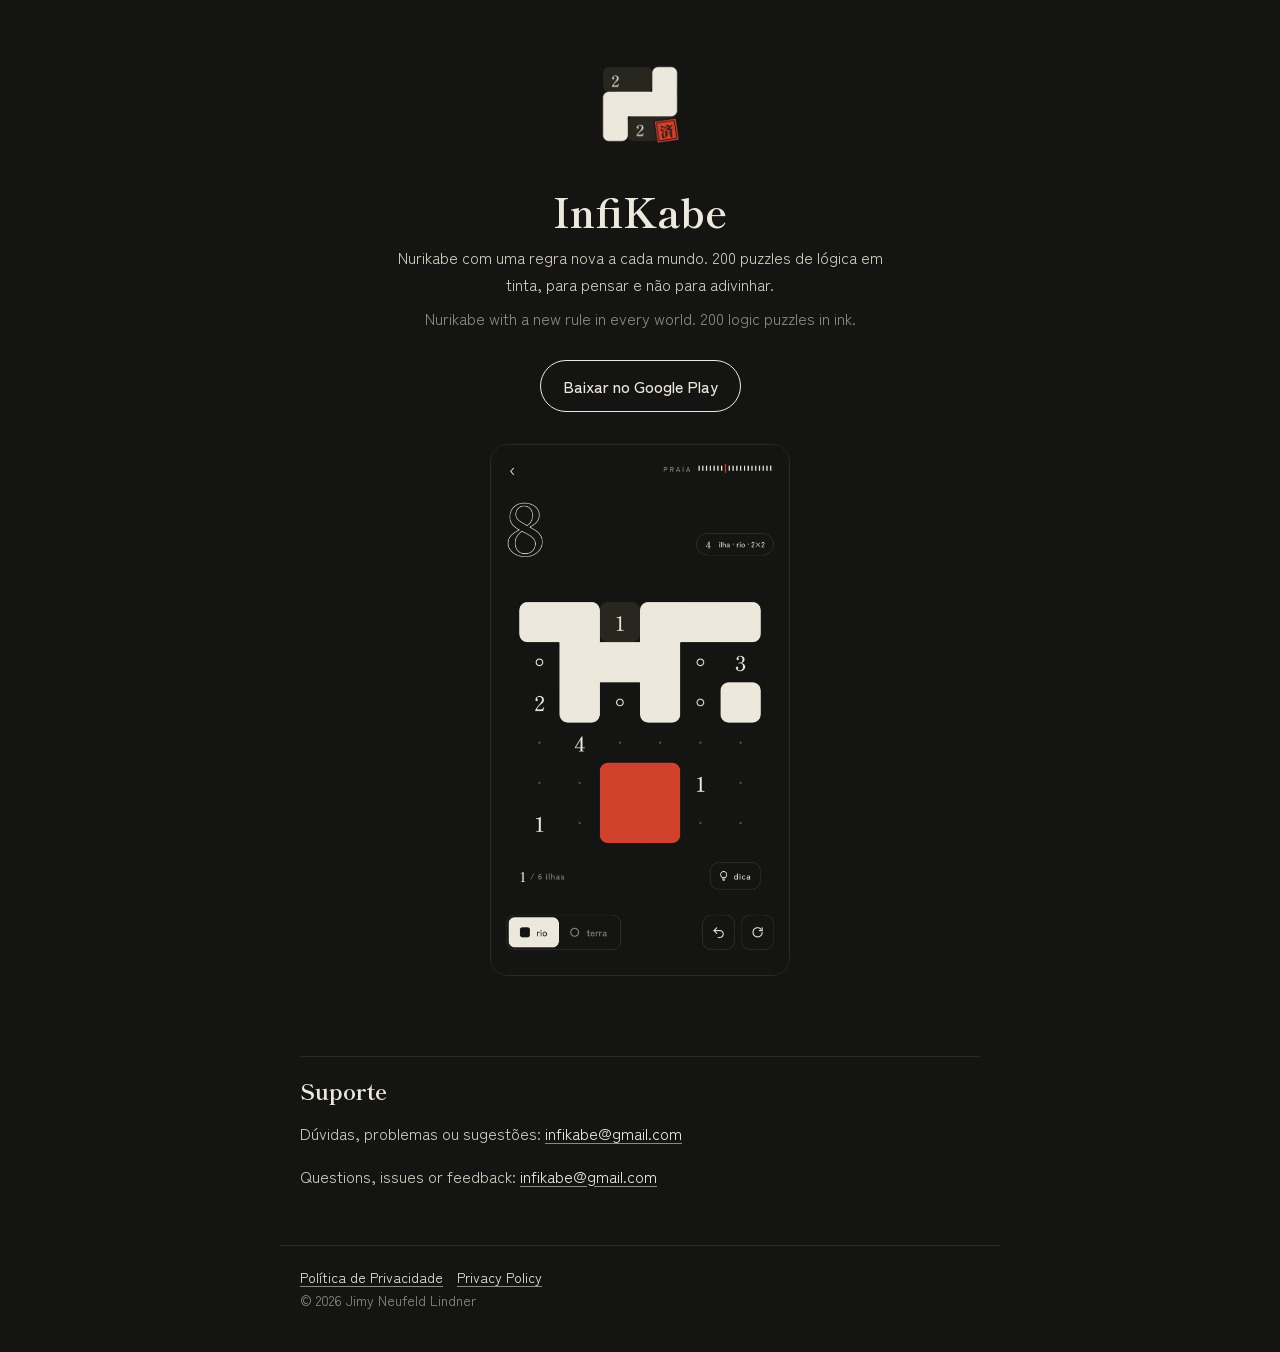
<file: index.html>
<!doctype html>
<html lang="pt-BR">
<head>
<meta charset="utf-8">
<meta name="viewport" content="width=device-width, initial-scale=1">
<title>InfiKabe</title>
<meta name="description" content="InfiKabe: Nurikabe com uma regra nova a cada mundo. 200 puzzles de lógica em tinta, para Android.">
<link rel="icon" href="icon.png">
<link rel="preconnect" href="https://fonts.googleapis.com">
<link rel="preconnect" href="https://fonts.gstatic.com" crossorigin>
<link href="https://fonts.googleapis.com/css2?family=Shippori+Mincho:wght@700&family=Zen+Kaku+Gothic+New:wght@400;500&display=swap" rel="stylesheet">
<link rel="stylesheet" href="style.css">
</head>
<body>
<main>
<section class="hero">
  <img class="icon" src="icon.png" alt="Ícone do InfiKabe">
  <h1>InfiKabe</h1>
  <p>Nurikabe com uma regra nova a cada mundo. 200 puzzles de lógica em tinta, para pensar e não para adivinhar.</p>
  <p lang="en" style="color: var(--muted)">Nurikabe with a new rule in every world. 200 logic puzzles in ink.</p>
  <a class="button" href="https://play.google.com/store/apps/details?id=io.github.infikabe">Baixar no Google Play</a>
  <img class="shot" src="captura.png" alt="Uma fase do InfiKabe: tabuleiro em tinta clara sobre fundo escuro">
</section>

<h2>Suporte</h2>
<p>Dúvidas, problemas ou sugestões: <a href="mailto:infikabe@gmail.com">infikabe@gmail.com</a></p>
<p lang="en">Questions, issues or feedback: <a href="mailto:infikabe@gmail.com">infikabe@gmail.com</a></p>
</main>

<footer>
  <a href="privacidade.html">Política de Privacidade</a><a href="privacy.html" hreflang="en">Privacy Policy</a><br>
  © 2026 Jimy Neufeld Lindner
</footer>
</body>
</html>
</file>
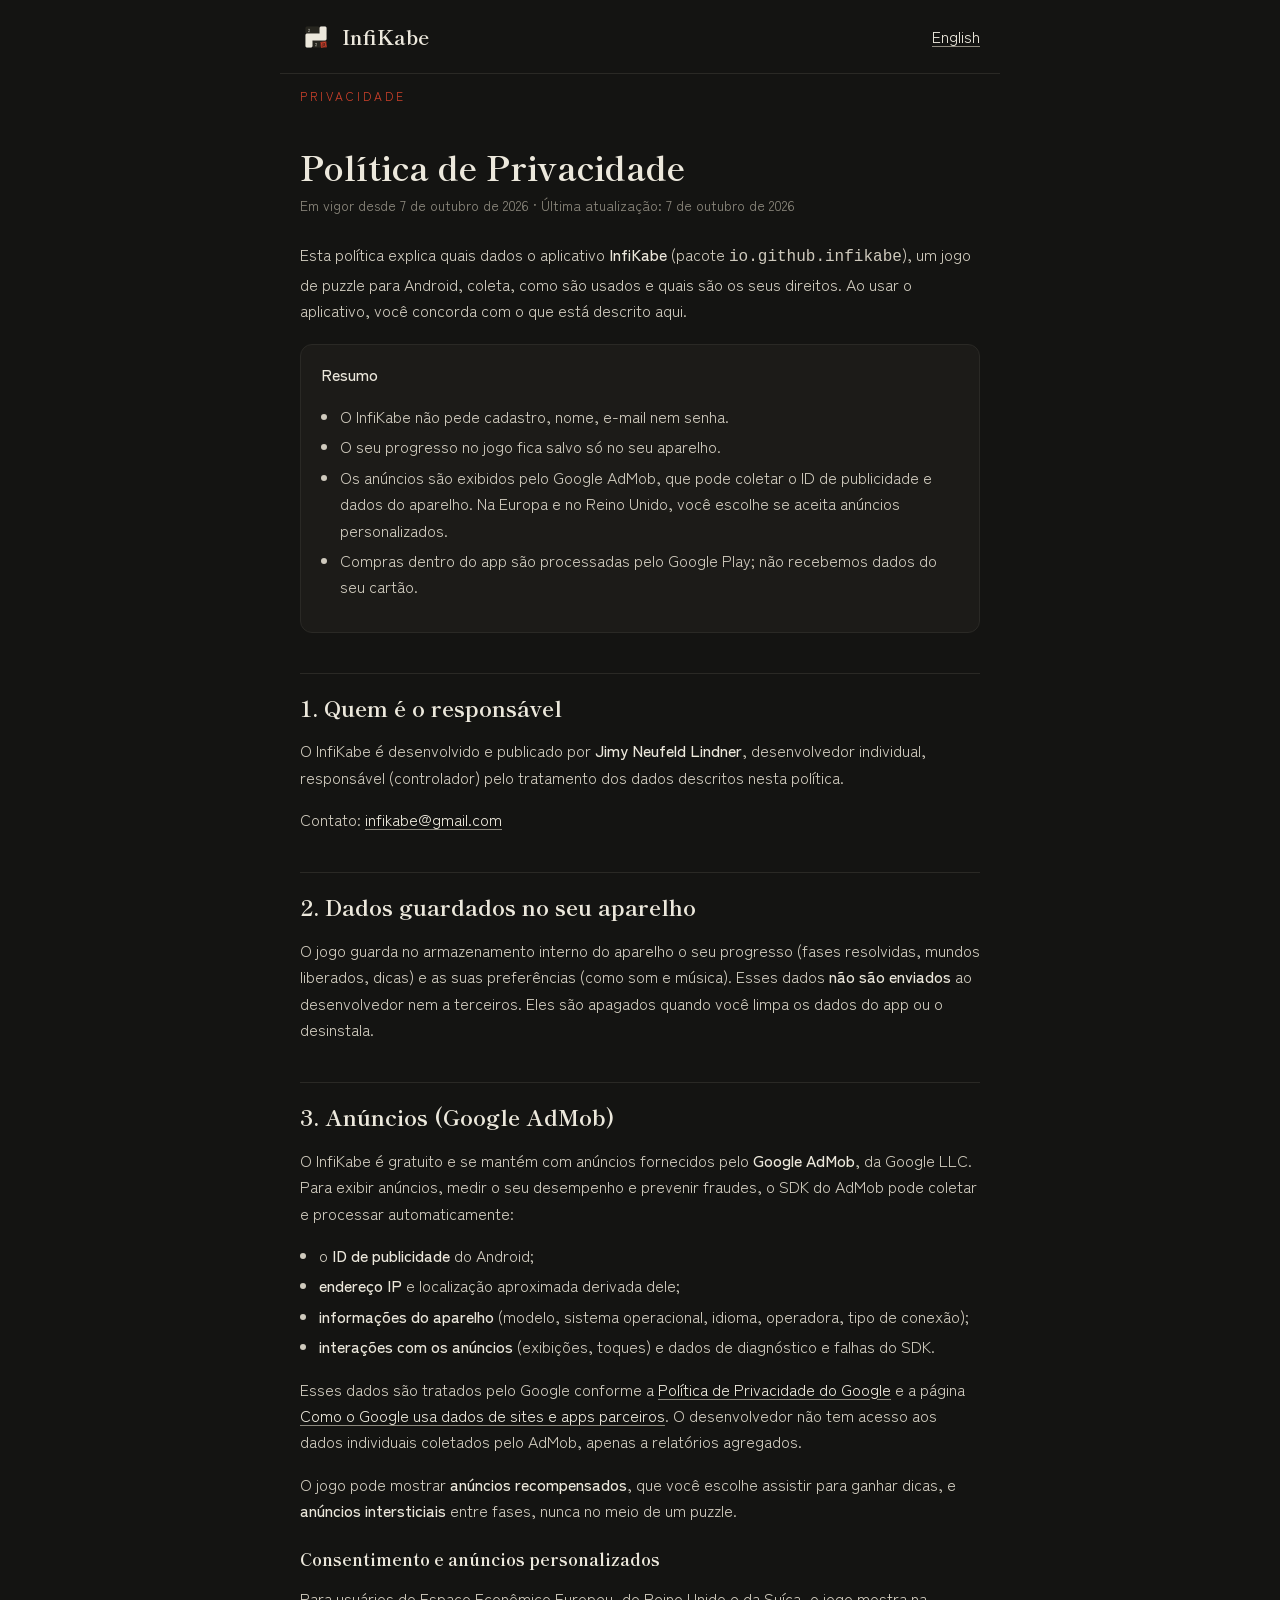
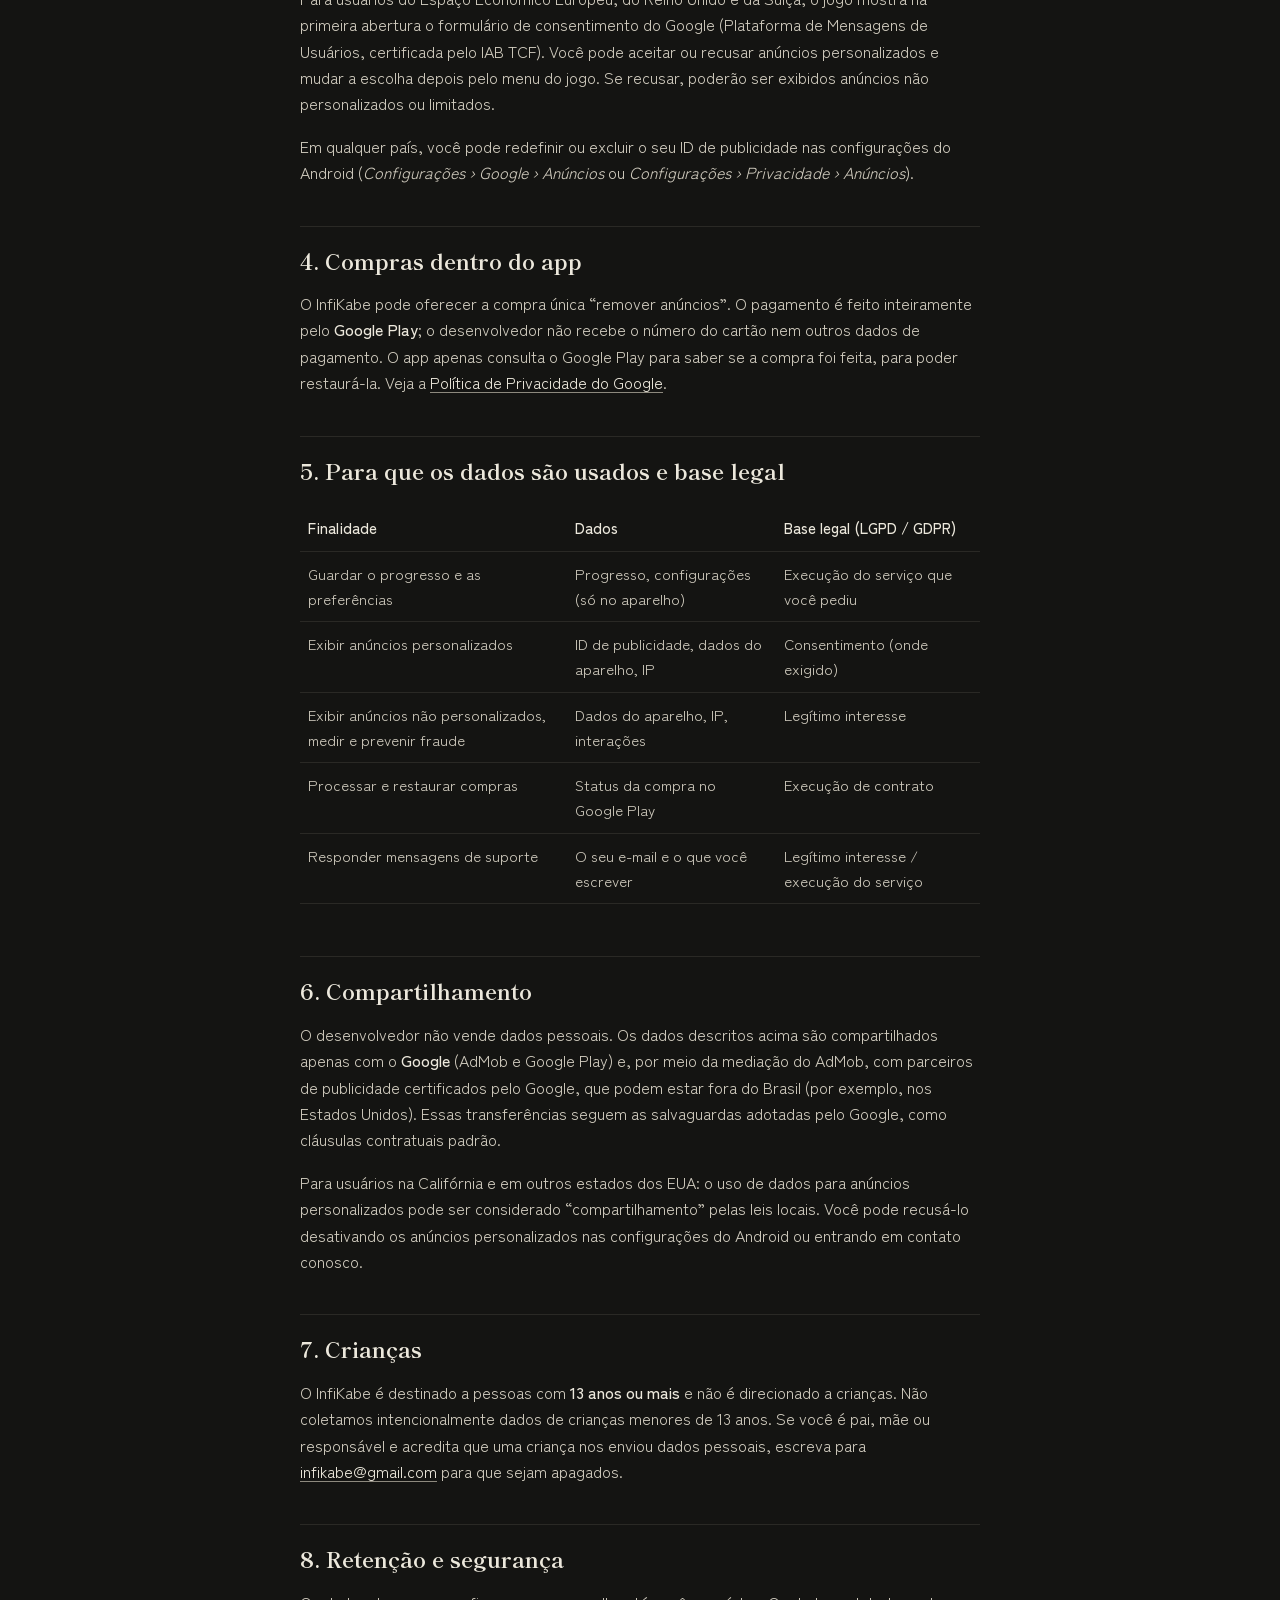
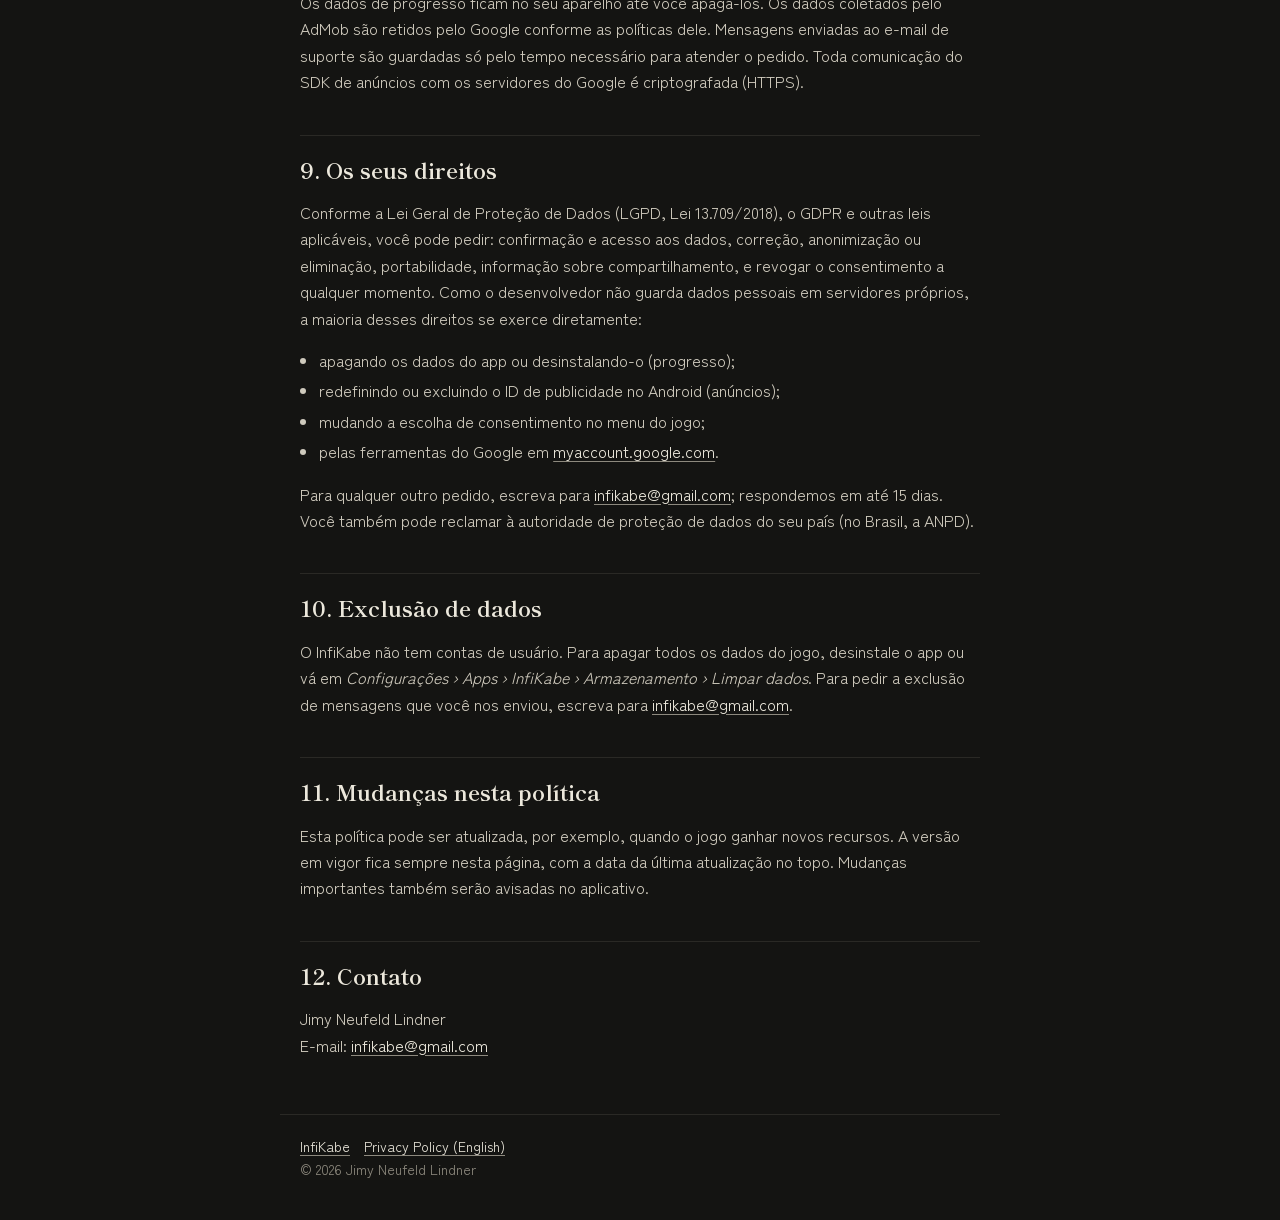
<file: privacidade.html>
<!doctype html>
<html lang="pt-BR">
<head>
<meta charset="utf-8">
<meta name="viewport" content="width=device-width, initial-scale=1">
<title>Política de Privacidade — InfiKabe</title>
<meta name="description" content="Política de privacidade do jogo InfiKabe para Android.">
<link rel="icon" href="icon.png">
<link rel="preconnect" href="https://fonts.googleapis.com">
<link rel="preconnect" href="https://fonts.gstatic.com" crossorigin>
<link href="https://fonts.googleapis.com/css2?family=Shippori+Mincho:wght@700&family=Zen+Kaku+Gothic+New:wght@400;500&display=swap" rel="stylesheet">
<link rel="stylesheet" href="style.css">
</head>
<body>
<header class="top">
  <a class="brand" href="./"><img src="icon.png" alt="">InfiKabe</a>
  <nav class="lang"><a href="privacy.html" hreflang="en">English</a></nav>
</header>

<main>
<p class="caps">Privacidade</p>
<h1>Política de Privacidade</h1>
<p class="meta">Em vigor desde 7 de outubro de 2026 · Última atualização: 7 de outubro de 2026</p>

<p>Esta política explica quais dados o aplicativo <strong>InfiKabe</strong> (pacote <code>io.github.infikabe</code>),
um jogo de puzzle para Android, coleta, como são usados e quais são os seus direitos. Ao usar o aplicativo, você
concorda com o que está descrito aqui.</p>

<div class="box">
  <strong>Resumo</strong>
  <ul>
    <li>O InfiKabe não pede cadastro, nome, e-mail nem senha.</li>
    <li>O seu progresso no jogo fica salvo só no seu aparelho.</li>
    <li>Os anúncios são exibidos pelo Google AdMob, que pode coletar o ID de publicidade e dados do aparelho.
      Na Europa e no Reino Unido, você escolhe se aceita anúncios personalizados.</li>
    <li>Compras dentro do app são processadas pelo Google Play; não recebemos dados do seu cartão.</li>
  </ul>
</div>

<h2>1. Quem é o responsável</h2>
<p>O InfiKabe é desenvolvido e publicado por <strong>Jimy Neufeld Lindner</strong>, desenvolvedor individual,
responsável (controlador) pelo tratamento dos dados descritos nesta política.</p>
<p>Contato: <a href="mailto:infikabe@gmail.com">infikabe@gmail.com</a></p>

<h2>2. Dados guardados no seu aparelho</h2>
<p>O jogo guarda no armazenamento interno do aparelho o seu progresso (fases resolvidas, mundos liberados, dicas) e
as suas preferências (como som e música). Esses dados <strong>não são enviados</strong> ao desenvolvedor nem a
terceiros. Eles são apagados quando você limpa os dados do app ou o desinstala.</p>

<h2>3. Anúncios (Google AdMob)</h2>
<p>O InfiKabe é gratuito e se mantém com anúncios fornecidos pelo <strong>Google AdMob</strong>, da Google LLC.
Para exibir anúncios, medir o seu desempenho e prevenir fraudes, o SDK do AdMob pode coletar e processar
automaticamente:</p>
<ul>
  <li>o <strong>ID de publicidade</strong> do Android;</li>
  <li><strong>endereço IP</strong> e localização aproximada derivada dele;</li>
  <li><strong>informações do aparelho</strong> (modelo, sistema operacional, idioma, operadora, tipo de conexão);</li>
  <li><strong>interações com os anúncios</strong> (exibições, toques) e dados de diagnóstico e falhas do SDK.</li>
</ul>
<p>Esses dados são tratados pelo Google conforme a
<a href="https://policies.google.com/privacy">Política de Privacidade do Google</a> e a página
<a href="https://policies.google.com/technologies/partner-sites">Como o Google usa dados de sites e apps parceiros</a>.
O desenvolvedor não tem acesso aos dados individuais coletados pelo AdMob, apenas a relatórios agregados.</p>
<p>O jogo pode mostrar <strong>anúncios recompensados</strong>, que você escolhe assistir para ganhar dicas, e
<strong>anúncios intersticiais</strong> entre fases, nunca no meio de um puzzle.</p>

<h3>Consentimento e anúncios personalizados</h3>
<p>Para usuários do Espaço Econômico Europeu, do Reino Unido e da Suíça, o jogo mostra na primeira abertura o
formulário de consentimento do Google (Plataforma de Mensagens de Usuários, certificada pelo IAB TCF). Você pode
aceitar ou recusar anúncios personalizados e mudar a escolha depois pelo menu do jogo. Se recusar, poderão ser
exibidos anúncios não personalizados ou limitados.</p>
<p>Em qualquer país, você pode redefinir ou excluir o seu ID de publicidade nas configurações do Android
(<em>Configurações › Google › Anúncios</em> ou <em>Configurações › Privacidade › Anúncios</em>).</p>

<h2>4. Compras dentro do app</h2>
<p>O InfiKabe pode oferecer a compra única “remover anúncios”. O pagamento é feito inteiramente pelo
<strong>Google Play</strong>; o desenvolvedor não recebe o número do cartão nem outros dados de pagamento. O app
apenas consulta o Google Play para saber se a compra foi feita, para poder restaurá-la. Veja a
<a href="https://policies.google.com/privacy">Política de Privacidade do Google</a>.</p>

<h2>5. Para que os dados são usados e base legal</h2>
<div class="table-wrap">
<table>
  <tr><th>Finalidade</th><th>Dados</th><th>Base legal (LGPD / GDPR)</th></tr>
  <tr><td>Guardar o progresso e as preferências</td><td>Progresso, configurações (só no aparelho)</td><td>Execução do serviço que você pediu</td></tr>
  <tr><td>Exibir anúncios personalizados</td><td>ID de publicidade, dados do aparelho, IP</td><td>Consentimento (onde exigido)</td></tr>
  <tr><td>Exibir anúncios não personalizados, medir e prevenir fraude</td><td>Dados do aparelho, IP, interações</td><td>Legítimo interesse</td></tr>
  <tr><td>Processar e restaurar compras</td><td>Status da compra no Google Play</td><td>Execução de contrato</td></tr>
  <tr><td>Responder mensagens de suporte</td><td>O seu e-mail e o que você escrever</td><td>Legítimo interesse / execução do serviço</td></tr>
</table>
</div>

<h2>6. Compartilhamento</h2>
<p>O desenvolvedor não vende dados pessoais. Os dados descritos acima são compartilhados apenas com o
<strong>Google</strong> (AdMob e Google Play) e, por meio da mediação do AdMob, com parceiros de publicidade
certificados pelo Google, que podem estar fora do Brasil (por exemplo, nos Estados Unidos). Essas transferências
seguem as salvaguardas adotadas pelo Google, como cláusulas contratuais padrão.</p>
<p>Para usuários na Califórnia e em outros estados dos EUA: o uso de dados para anúncios personalizados pode ser
considerado “compartilhamento” pelas leis locais. Você pode recusá-lo desativando os anúncios personalizados nas
configurações do Android ou entrando em contato conosco.</p>

<h2>7. Crianças</h2>
<p>O InfiKabe é destinado a pessoas com <strong>13 anos ou mais</strong> e não é direcionado a crianças. Não
coletamos intencionalmente dados de crianças menores de 13 anos. Se você é pai, mãe ou responsável e acredita que
uma criança nos enviou dados pessoais, escreva para
<a href="mailto:infikabe@gmail.com">infikabe@gmail.com</a> para que sejam apagados.</p>

<h2>8. Retenção e segurança</h2>
<p>Os dados de progresso ficam no seu aparelho até você apagá-los. Os dados coletados pelo AdMob são retidos pelo
Google conforme as políticas dele. Mensagens enviadas ao e-mail de suporte são guardadas só pelo tempo necessário
para atender o pedido. Toda comunicação do SDK de anúncios com os servidores do Google é criptografada (HTTPS).</p>

<h2>9. Os seus direitos</h2>
<p>Conforme a Lei Geral de Proteção de Dados (LGPD, Lei 13.709/2018), o GDPR e outras leis aplicáveis, você pode
pedir: confirmação e acesso aos dados, correção, anonimização ou eliminação, portabilidade, informação sobre
compartilhamento, e revogar o consentimento a qualquer momento. Como o desenvolvedor não guarda dados pessoais em
servidores próprios, a maioria desses direitos se exerce diretamente:</p>
<ul>
  <li>apagando os dados do app ou desinstalando-o (progresso);</li>
  <li>redefinindo ou excluindo o ID de publicidade no Android (anúncios);</li>
  <li>mudando a escolha de consentimento no menu do jogo;</li>
  <li>pelas ferramentas do Google em <a href="https://myaccount.google.com/data-and-privacy">myaccount.google.com</a>.</li>
</ul>
<p>Para qualquer outro pedido, escreva para <a href="mailto:infikabe@gmail.com">infikabe@gmail.com</a>; respondemos
em até 15 dias. Você também pode reclamar à autoridade de proteção de dados do seu país (no Brasil, a ANPD).</p>

<h2>10. Exclusão de dados</h2>
<p>O InfiKabe não tem contas de usuário. Para apagar todos os dados do jogo, desinstale o app ou vá em
<em>Configurações › Apps › InfiKabe › Armazenamento › Limpar dados</em>. Para pedir a exclusão de mensagens que
você nos enviou, escreva para <a href="mailto:infikabe@gmail.com">infikabe@gmail.com</a>.</p>

<h2>11. Mudanças nesta política</h2>
<p>Esta política pode ser atualizada, por exemplo, quando o jogo ganhar novos recursos. A versão em vigor fica
sempre nesta página, com a data da última atualização no topo. Mudanças importantes também serão avisadas no
aplicativo.</p>

<h2>12. Contato</h2>
<p>Jimy Neufeld Lindner<br>
E-mail: <a href="mailto:infikabe@gmail.com">infikabe@gmail.com</a></p>
</main>

<footer>
  <a href="./">InfiKabe</a><a href="privacy.html" hreflang="en">Privacy Policy (English)</a><br>
  © 2026 Jimy Neufeld Lindner
</footer>
</body>
</html>
</file>
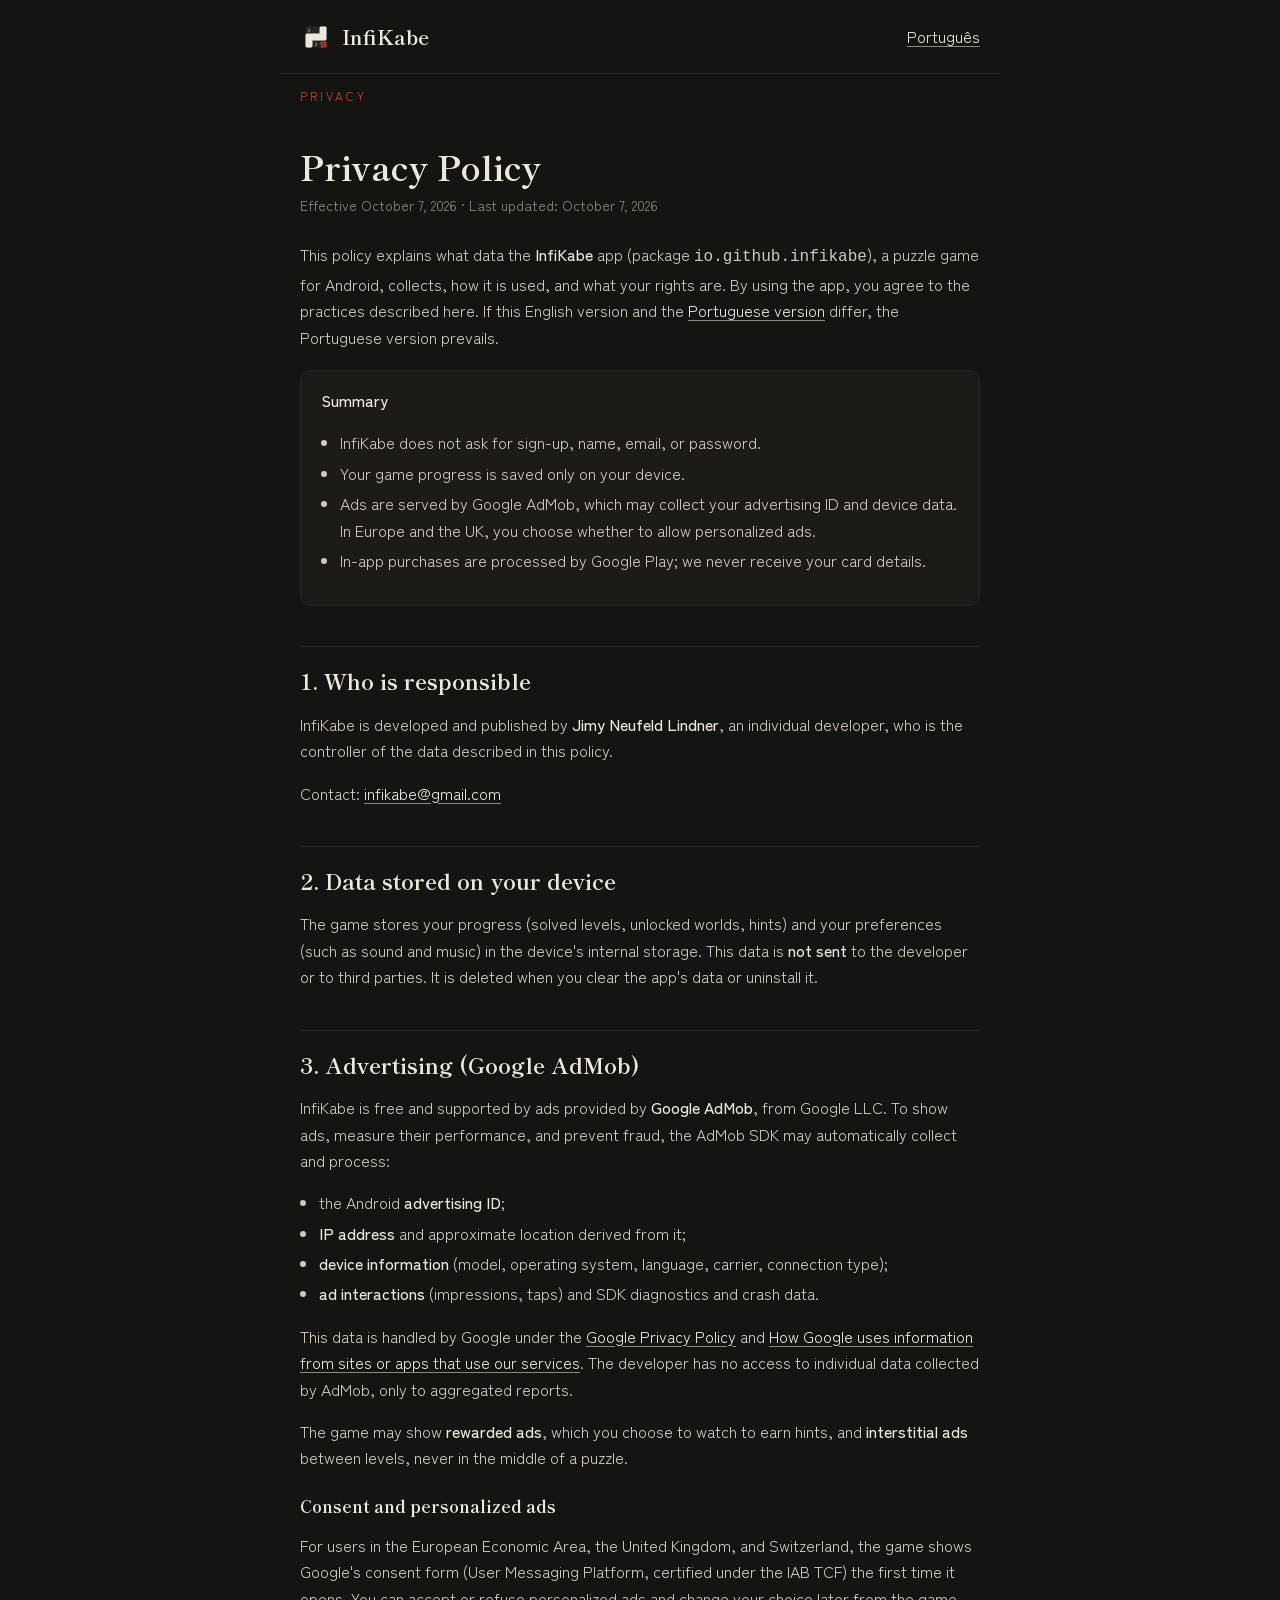
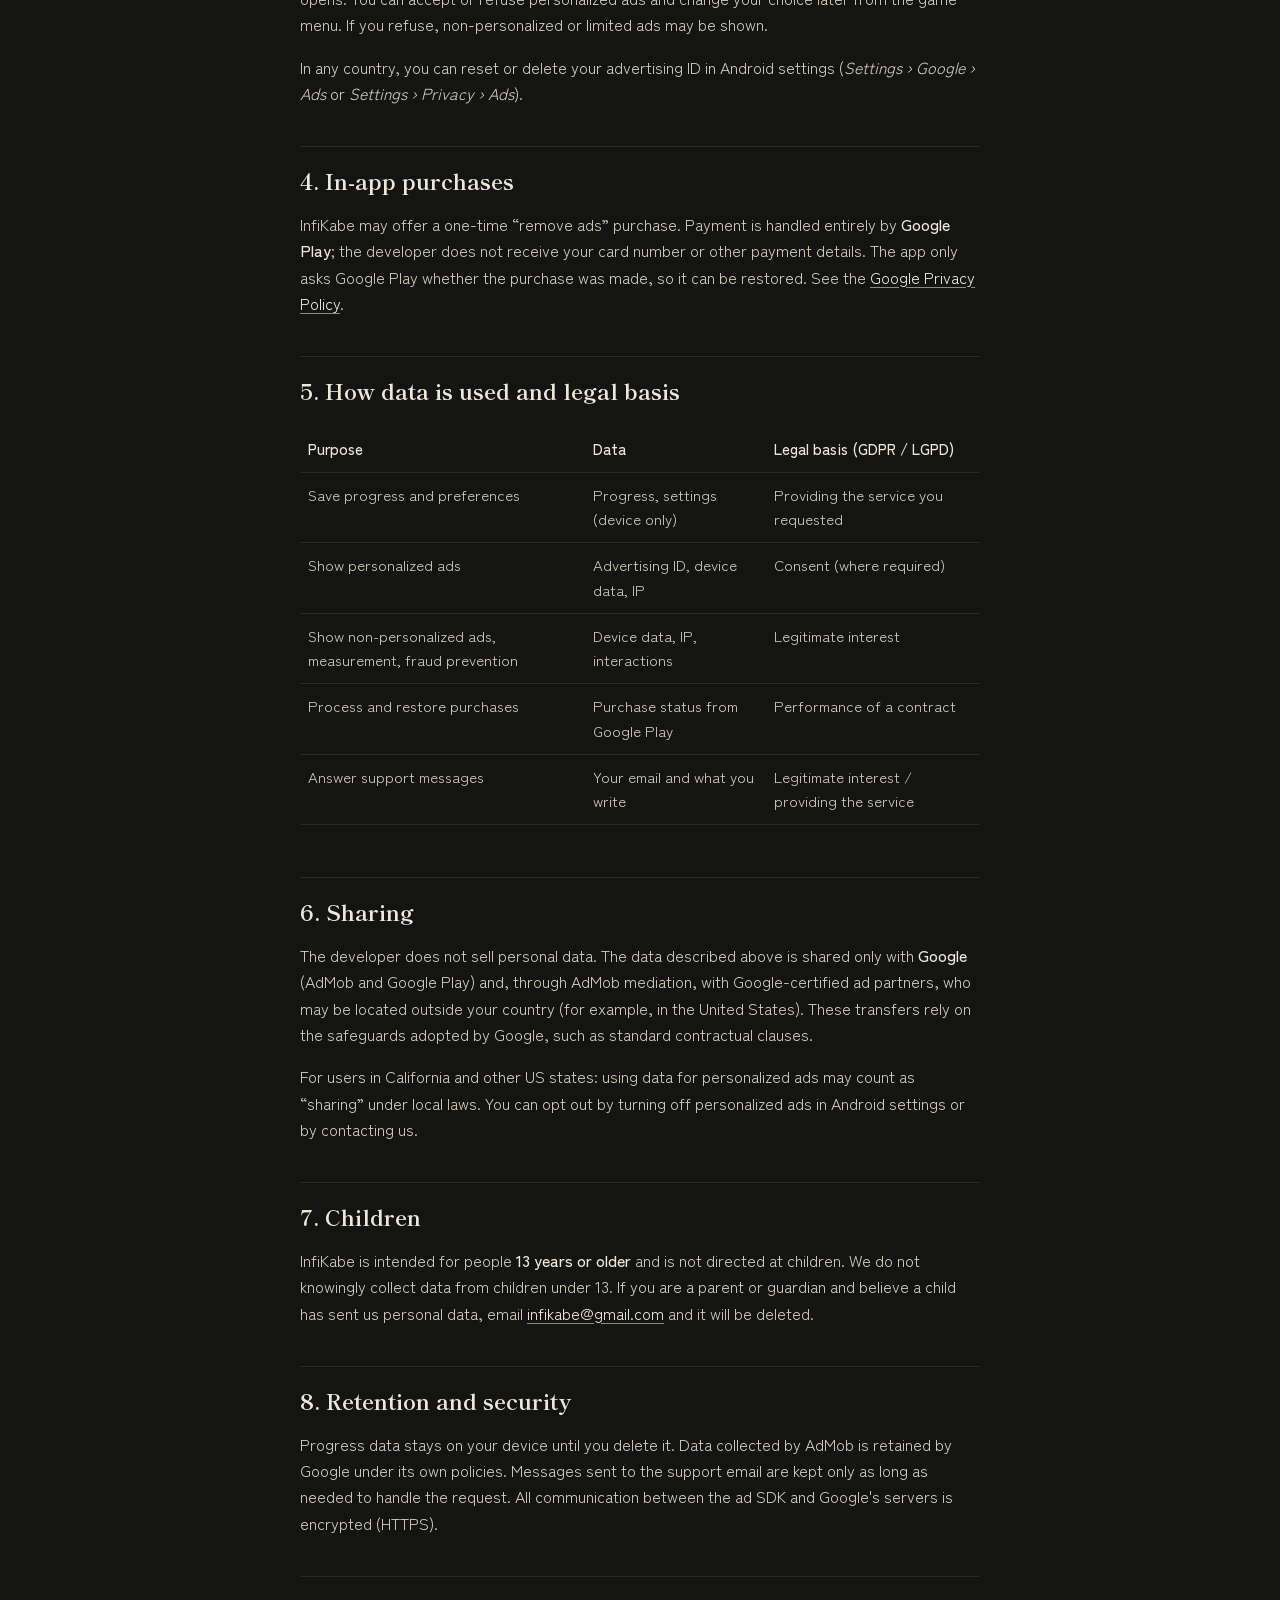
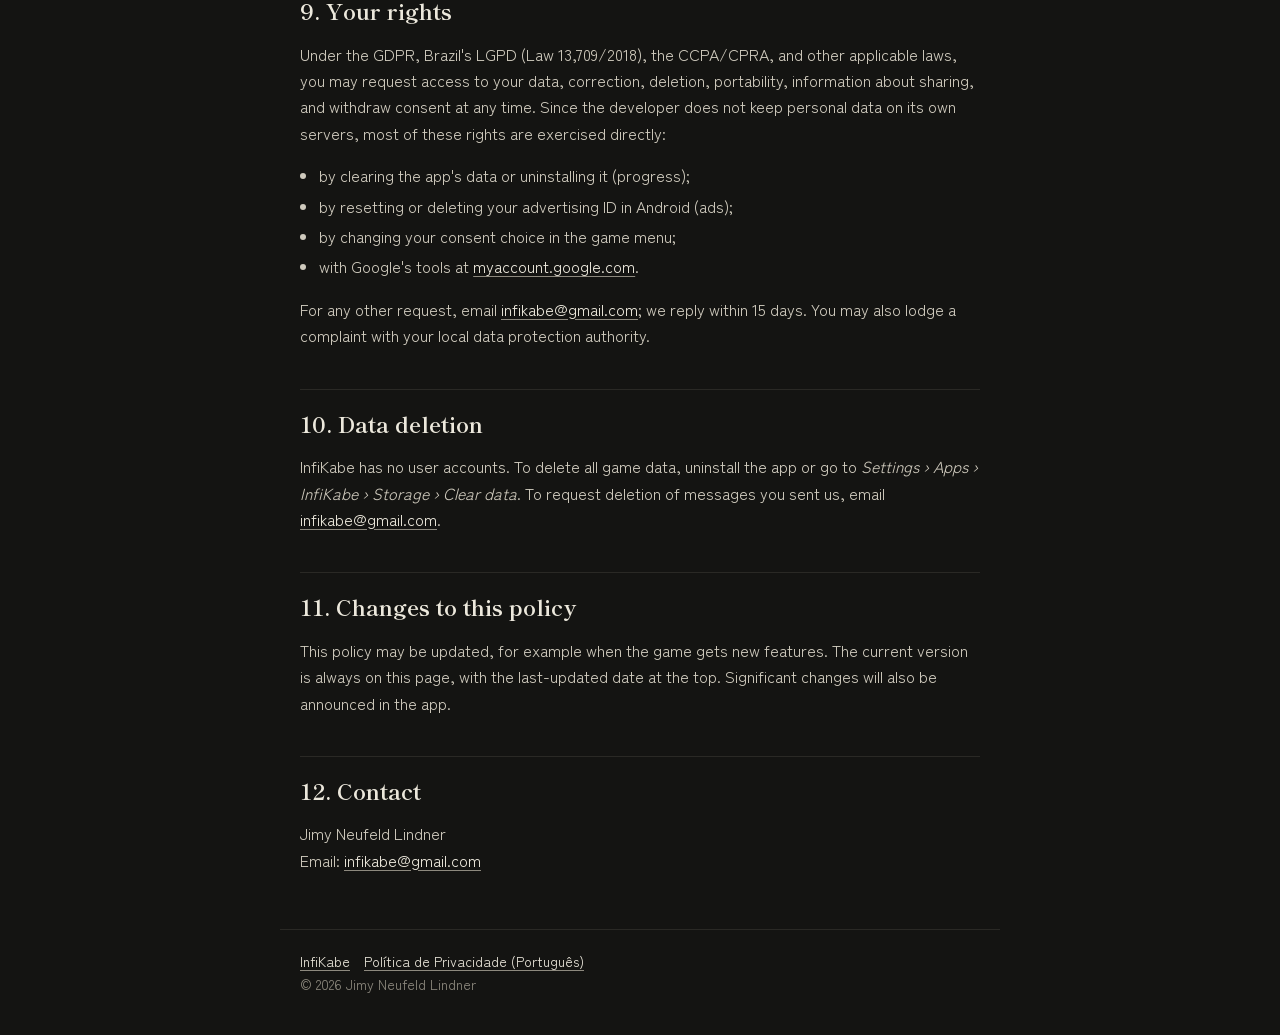
<file: privacy.html>
<!doctype html>
<html lang="en">
<head>
<meta charset="utf-8">
<meta name="viewport" content="width=device-width, initial-scale=1">
<title>Privacy Policy — InfiKabe</title>
<meta name="description" content="Privacy policy for the InfiKabe game for Android.">
<link rel="icon" href="icon.png">
<link rel="preconnect" href="https://fonts.googleapis.com">
<link rel="preconnect" href="https://fonts.gstatic.com" crossorigin>
<link href="https://fonts.googleapis.com/css2?family=Shippori+Mincho:wght@700&family=Zen+Kaku+Gothic+New:wght@400;500&display=swap" rel="stylesheet">
<link rel="stylesheet" href="style.css">
</head>
<body>
<header class="top">
  <a class="brand" href="./"><img src="icon.png" alt="">InfiKabe</a>
  <nav class="lang"><a href="privacidade.html" hreflang="pt-BR">Português</a></nav>
</header>

<main>
<p class="caps">Privacy</p>
<h1>Privacy Policy</h1>
<p class="meta">Effective October 7, 2026 · Last updated: October 7, 2026</p>

<p>This policy explains what data the <strong>InfiKabe</strong> app (package <code>io.github.infikabe</code>), a puzzle
game for Android, collects, how it is used, and what your rights are. By using the app, you agree to the practices
described here. If this English version and the
<a href="privacidade.html" hreflang="pt-BR">Portuguese version</a> differ, the Portuguese version prevails.</p>

<div class="box">
  <strong>Summary</strong>
  <ul>
    <li>InfiKabe does not ask for sign-up, name, email, or password.</li>
    <li>Your game progress is saved only on your device.</li>
    <li>Ads are served by Google AdMob, which may collect your advertising ID and device data. In Europe and the UK,
      you choose whether to allow personalized ads.</li>
    <li>In-app purchases are processed by Google Play; we never receive your card details.</li>
  </ul>
</div>

<h2>1. Who is responsible</h2>
<p>InfiKabe is developed and published by <strong>Jimy Neufeld Lindner</strong>, an individual developer, who is the
controller of the data described in this policy.</p>
<p>Contact: <a href="mailto:infikabe@gmail.com">infikabe@gmail.com</a></p>

<h2>2. Data stored on your device</h2>
<p>The game stores your progress (solved levels, unlocked worlds, hints) and your preferences (such as sound and
music) in the device's internal storage. This data is <strong>not sent</strong> to the developer or to third
parties. It is deleted when you clear the app's data or uninstall it.</p>

<h2>3. Advertising (Google AdMob)</h2>
<p>InfiKabe is free and supported by ads provided by <strong>Google AdMob</strong>, from Google LLC. To show ads,
measure their performance, and prevent fraud, the AdMob SDK may automatically collect and process:</p>
<ul>
  <li>the Android <strong>advertising ID</strong>;</li>
  <li><strong>IP address</strong> and approximate location derived from it;</li>
  <li><strong>device information</strong> (model, operating system, language, carrier, connection type);</li>
  <li><strong>ad interactions</strong> (impressions, taps) and SDK diagnostics and crash data.</li>
</ul>
<p>This data is handled by Google under the <a href="https://policies.google.com/privacy">Google Privacy Policy</a>
and <a href="https://policies.google.com/technologies/partner-sites">How Google uses information from sites or apps
that use our services</a>. The developer has no access to individual data collected by AdMob, only to aggregated
reports.</p>
<p>The game may show <strong>rewarded ads</strong>, which you choose to watch to earn hints, and
<strong>interstitial ads</strong> between levels, never in the middle of a puzzle.</p>

<h3>Consent and personalized ads</h3>
<p>For users in the European Economic Area, the United Kingdom, and Switzerland, the game shows Google's consent
form (User Messaging Platform, certified under the IAB TCF) the first time it opens. You can accept or refuse
personalized ads and change your choice later from the game menu. If you refuse, non-personalized or limited ads
may be shown.</p>
<p>In any country, you can reset or delete your advertising ID in Android settings
(<em>Settings › Google › Ads</em> or <em>Settings › Privacy › Ads</em>).</p>

<h2>4. In-app purchases</h2>
<p>InfiKabe may offer a one-time “remove ads” purchase. Payment is handled entirely by <strong>Google Play</strong>;
the developer does not receive your card number or other payment details. The app only asks Google Play whether the
purchase was made, so it can be restored. See the <a href="https://policies.google.com/privacy">Google Privacy
Policy</a>.</p>

<h2>5. How data is used and legal basis</h2>
<div class="table-wrap">
<table>
  <tr><th>Purpose</th><th>Data</th><th>Legal basis (GDPR / LGPD)</th></tr>
  <tr><td>Save progress and preferences</td><td>Progress, settings (device only)</td><td>Providing the service you requested</td></tr>
  <tr><td>Show personalized ads</td><td>Advertising ID, device data, IP</td><td>Consent (where required)</td></tr>
  <tr><td>Show non-personalized ads, measurement, fraud prevention</td><td>Device data, IP, interactions</td><td>Legitimate interest</td></tr>
  <tr><td>Process and restore purchases</td><td>Purchase status from Google Play</td><td>Performance of a contract</td></tr>
  <tr><td>Answer support messages</td><td>Your email and what you write</td><td>Legitimate interest / providing the service</td></tr>
</table>
</div>

<h2>6. Sharing</h2>
<p>The developer does not sell personal data. The data described above is shared only with <strong>Google</strong>
(AdMob and Google Play) and, through AdMob mediation, with Google-certified ad partners, who may be located outside
your country (for example, in the United States). These transfers rely on the safeguards adopted by Google, such as
standard contractual clauses.</p>
<p>For users in California and other US states: using data for personalized ads may count as “sharing” under local
laws. You can opt out by turning off personalized ads in Android settings or by contacting us.</p>

<h2>7. Children</h2>
<p>InfiKabe is intended for people <strong>13 years or older</strong> and is not directed at children. We do not
knowingly collect data from children under 13. If you are a parent or guardian and believe a child has sent us
personal data, email <a href="mailto:infikabe@gmail.com">infikabe@gmail.com</a> and it will be deleted.</p>

<h2>8. Retention and security</h2>
<p>Progress data stays on your device until you delete it. Data collected by AdMob is retained by Google under its
own policies. Messages sent to the support email are kept only as long as needed to handle the request. All
communication between the ad SDK and Google's servers is encrypted (HTTPS).</p>

<h2>9. Your rights</h2>
<p>Under the GDPR, Brazil's LGPD (Law 13,709/2018), the CCPA/CPRA, and other applicable laws, you may request access
to your data, correction, deletion, portability, information about sharing, and withdraw consent at any time. Since
the developer does not keep personal data on its own servers, most of these rights are exercised directly:</p>
<ul>
  <li>by clearing the app's data or uninstalling it (progress);</li>
  <li>by resetting or deleting your advertising ID in Android (ads);</li>
  <li>by changing your consent choice in the game menu;</li>
  <li>with Google's tools at <a href="https://myaccount.google.com/data-and-privacy">myaccount.google.com</a>.</li>
</ul>
<p>For any other request, email <a href="mailto:infikabe@gmail.com">infikabe@gmail.com</a>; we reply within 15 days.
You may also lodge a complaint with your local data protection authority.</p>

<h2>10. Data deletion</h2>
<p>InfiKabe has no user accounts. To delete all game data, uninstall the app or go to
<em>Settings › Apps › InfiKabe › Storage › Clear data</em>. To request deletion of messages you sent us, email
<a href="mailto:infikabe@gmail.com">infikabe@gmail.com</a>.</p>

<h2>11. Changes to this policy</h2>
<p>This policy may be updated, for example when the game gets new features. The current version is always on this
page, with the last-updated date at the top. Significant changes will also be announced in the app.</p>

<h2>12. Contact</h2>
<p>Jimy Neufeld Lindner<br>
Email: <a href="mailto:infikabe@gmail.com">infikabe@gmail.com</a></p>
</main>

<footer>
  <a href="./">InfiKabe</a><a href="privacidade.html" hreflang="pt-BR">Política de Privacidade (Português)</a><br>
  © 2026 Jimy Neufeld Lindner
</footer>
</body>
</html>
</file>
<file: style.css>
/* Visual "Tinta A3 — Negativo", as mesmas cores de src/Game/Ink.cs. */
:root {
  --paper: #141412;
  --panel: #1c1b18;
  --line: #2a2925;
  --bone: #ece8dc;
  --soft: #cfcabd;
  --muted: #8d897e;
  --red: #d0412b;
}

* { box-sizing: border-box; }

html { -webkit-text-size-adjust: 100%; }

body {
  margin: 0;
  background: var(--paper);
  color: var(--soft);
  font: 16px/1.65 "Zen Kaku Gothic New", system-ui, sans-serif;
}

main, header.top, footer {
  max-width: 720px;
  margin: 0 auto;
  padding: 0 20px;
}

header.top {
  display: flex;
  align-items: center;
  justify-content: space-between;
  gap: 12px;
  padding-top: 20px;
  padding-bottom: 20px;
  border-bottom: 1px solid var(--line);
}

.brand {
  display: flex;
  align-items: center;
  gap: 10px;
  color: var(--bone);
  text-decoration: none;
  font-family: "Shippori Mincho", serif;
  font-weight: 700;
  font-size: 20px;
}

.brand img { width: 32px; height: 32px; border-radius: 8px; }

nav.lang a { margin-left: 12px; }

a { color: var(--bone); text-underline-offset: 3px; text-decoration-color: var(--muted); }
a:hover { text-decoration-color: var(--red); }

h1, h2, h3 {
  color: var(--bone);
  font-family: "Shippori Mincho", serif;
  font-weight: 700;
  line-height: 1.25;
}

h1 { font-size: 34px; margin: 40px 0 6px; }
h2 { font-size: 22px; margin: 40px 0 10px; padding-top: 20px; border-top: 1px solid var(--line); }
h3 { font-size: 17px; margin: 24px 0 6px; }

.meta { color: var(--muted); font-size: 14px; margin: 0 0 24px; }

.caps {
  color: var(--red);
  font-size: 12px;
  letter-spacing: 0.25em;
  text-transform: uppercase;
}

ul { padding-left: 1.2em; }
li { margin: 4px 0; }

strong { color: var(--bone); font-weight: 500; }

.box {
  background: var(--panel);
  border: 1px solid var(--line);
  border-radius: 12px;
  padding: 16px 20px;
  margin: 20px 0;
}

table { width: 100%; border-collapse: collapse; font-size: 15px; margin: 12px 0; }
th, td { text-align: left; vertical-align: top; padding: 10px 8px; border-bottom: 1px solid var(--line); }
th { color: var(--bone); font-weight: 500; }
.table-wrap { overflow-x: auto; }

/* Página inicial */
.hero { text-align: center; padding: 48px 0 8px; }
.hero img.icon { width: 112px; height: 112px; border-radius: 24px; }
.hero h1 { margin-top: 20px; font-size: 40px; }
.hero p { max-width: 520px; margin: 8px auto; }
.shot { display: block; width: 100%; max-width: 300px; margin: 32px auto; border-radius: 18px; border: 1px solid var(--line); }

.button {
  display: inline-block;
  margin: 20px 0 0;
  padding: 12px 22px;
  border: 1.5px solid var(--bone);
  border-radius: 999px;
  text-decoration: none;
  font-weight: 500;
}

footer {
  margin-top: 56px;
  padding-top: 20px;
  padding-bottom: 40px;
  border-top: 1px solid var(--line);
  color: var(--muted);
  font-size: 14px;
}

footer a { margin-right: 14px; }
</file>
